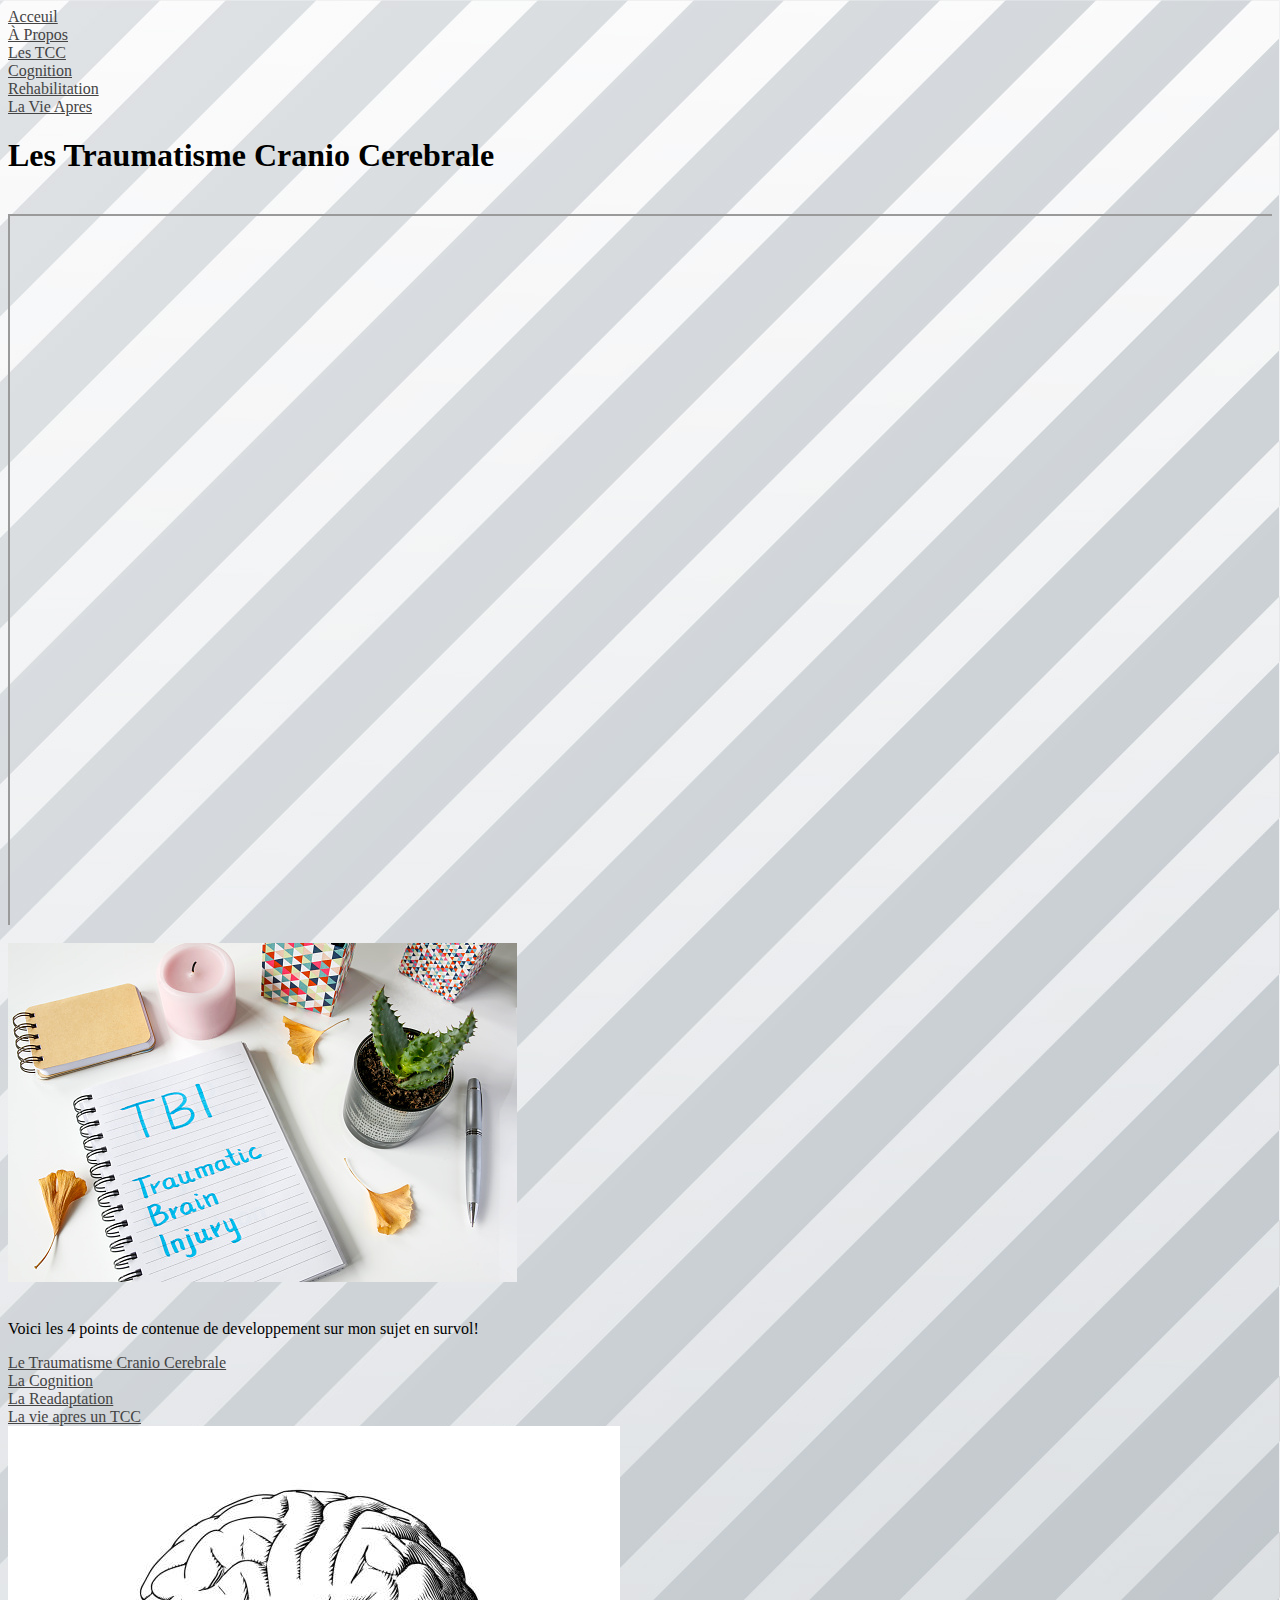
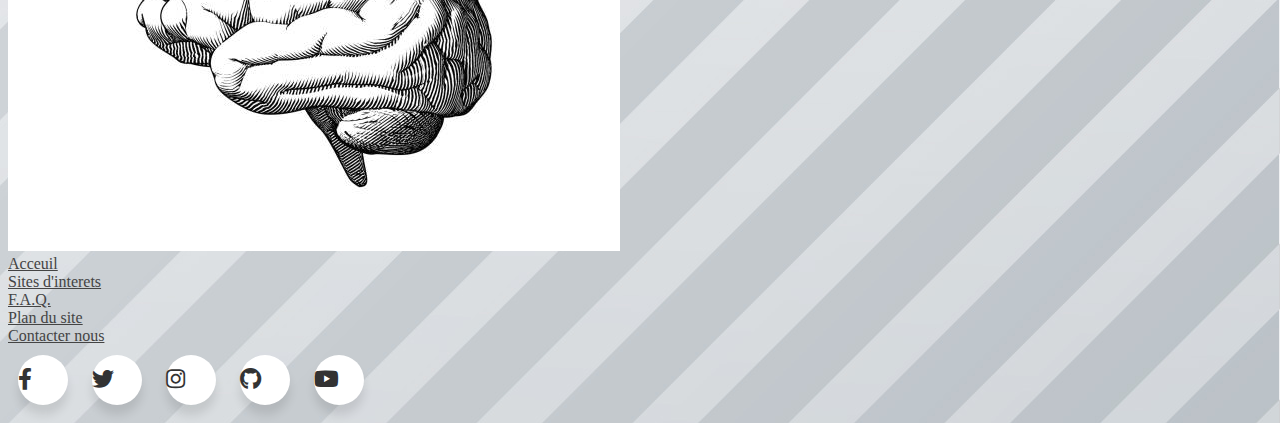
<file: index.html>
<!DOCTYPE html>
<html lang="fr">
    <head>
        <meta charset="UTF-8">
        <meta http-equiv="X-UA-Compatible" content="IE=edge">
        <meta name="viewport" content="width=device-width, initial-scale=1.0">
        <title>Les Traumatisme Cranien</title>
        <link rel="stylesheet" href="./main.css">
        <link href="https://cdn.jsdelivr.net/npm/bootstrap@5.0.2/dist/css/bootstrap.min.css" rel="stylesheet" integrity="sha384-EVSTQN3/azprG1Anm3QDgpJLIm9Nao0Yz1ztcQTwFspd3yD65VohhpuuCOmLASjC" crossorigin="anonymous">
        <link rel='stylesheet' href='https://cdnjs.cloudflare.com/ajax/libs/font-awesome/5.15.1/css/all.min.css'>
    </head>
    <body>
    
        <header class="container-fluid mt-3">
            <ul class="nav nav-pills">
                <li class="nav-item"><a class="nav-link active" href="#">Acceuil</a></li>
                <li class="nav-item"><a class="nav-link" href="Apropos.html">À Propos</a></li>
                <li class="nav-item"><a class="nav-link" href="LesTcc.html">Les TCC</a></li>
                <li class="nav-item"><a class="nav-link" href="Cognition.html">Cognition</a></li>
                <li class="nav-item"><a class="nav-link" href="Rehabilitation.html">Rehabilitation</a></li>
                <li class="nav-item"><a class="nav-link" href="LaVieApres.html">La Vie Apres</a></li>
            </ul>
        </header>


       
        <div class= "container-fluid">
            <div class="container-fluid">
                <h1>    Les Traumatisme Cranio Cerebrale</h1>
                <br>
                <!-- <div class="hero-cta"> -->
                    <!-- <iframe width="1000" height="600" src="https://www.youtube.com/embed/kCaTdRNnHC4" title="YouTube video player" frameborder="0" allow="accelerometer; autoplay; clipboard-write; encrypted-media; gyroscope; picture-in-picture" allowfullscreen></iframe> -->
                
                    <style>.embed-container { position: relative; padding-bottom: 56.25%; height: 0; overflow: hidden; max-width: 100%; } .embed-container iframe, .embed-container object, .embed-container embed { position: absolute; top: 0; left: 0; width: 100%; height: 100%; }</style>
                <div class="row">
                    <div class="col-sm-6">
                        <div class='embed-container'><style>.embed-container { position: relative; padding-bottom: 56.25%; height: 0; overflow: hidden; max-width: 100%; } .embed-container iframe, .embed-container object, .embed-container embed { position: absolute; top: 0; left: 0; width: 100%; height: 100%; }</style><div class='embed-container'><iframe src='https://www.youtube.com/embed//kCaTdRNnHC4' allowfullscreen></iframe></div>
                            <p>Les Traumatisme Crânien, une blessure sournoise!</p>
                        </div>
                    <br>
                    </div>
                <img src="images/TBI.jpg" class="img-hero" alt="image">
                </div>
            </div>
        </div>    
        <br>
    
        <div class="container-fluid">
            <p>Voici les 4 points de contenue de developpement sur mon sujet en survol!</p>
            <ul>
                <li><a href="LesTcc.html">Le Traumatisme Cranio Cerebrale </a></li>
                <li><a href="Cognition.html">La Cognition </a> </li>
                <li><a href="Rehabilitation.html">La Readaptation </a></li>
                <li><a href="LaVieApres.html">La vie apres un TCC </a></li>
            </ul>
            <div class="container align-items-center">
                       <img src="images/BrainBW.jpg" alt="images d'un cerveau">
     
            </div>
            <!-- <div class="container container-fluid">

            </div> -->
        </div>
    


        <footer>
            <ul class="nav">
                <li class="nav-item"><a class="nav-link" href="#">Acceuil</a></li>
                <li class="nav-item"><a class="nav-link" href="SiteInteret.html">Sites d'interets</a></li>
                <li class="nav-item"><a class="nav-link" href="FAQ.html">F.A.Q.</a></li>
                <li class="nav-item"><a class="nav-link" href="PlanSite.html">Plan du site</a></li>
                <li class="nav-item"><a class="nav-link" href="Contact.html">Contacter nous</a></li>
            </ul>
            <div class="wrapper">
                <a href="https://facebook.com" class="icon facebook">
                  <div class="tooltip">Facebook</div>
                  <span><i class="fab fa-facebook-f"></i></span>
                </a>
                <a href="https://twitter.com" class="icon twitter">
                  <div class="tooltip">Twitter</div>
                  <span><i class="fab fa-twitter"></i></span>
                </a>
                <a href="https://iinstagram.com" class="icon instagram">
                  <div class="tooltip">Instagram</div>
                  <span><i class="fab fa-instagram"></i></span>
                </a>
                <a href="https://github.com" class="icon github">
                  <div class="tooltip">Github</div>
                  <span><i class="fab fa-github"></i></span>
                </a>
                <a href="https://youtube.com" class="icon youtube">
                  <div class="tooltip">Youtube</div>
                  <span><i class="fab fa-youtube"></i></span>
                </a>
              </div>
        </footer>

    </body>
</html>
</file>
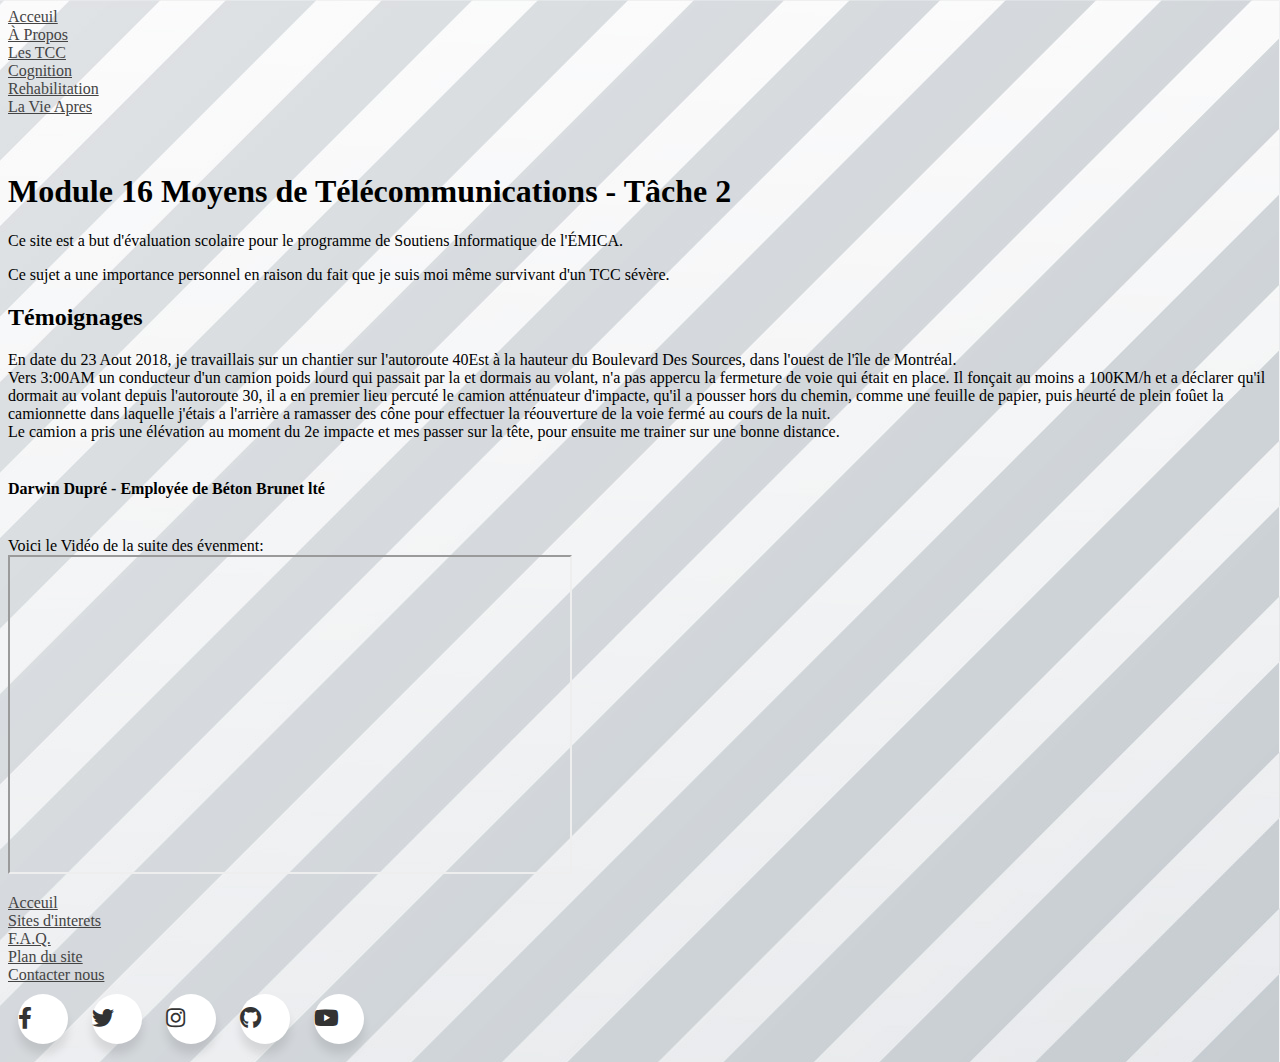
<file: Apropos.html>
<!DOCTYPE html>
<html lang="en">
    <head>
        <meta charset="UTF-8">
        <meta http-equiv="X-UA-Compatible" content="IE=edge">
        <meta name="viewport" content="width=device-width, initial-scale=1.0">
        <title>A Propos</title>
        <link rel="stylesheet" href="./main.css">
        <link href="https://cdn.jsdelivr.net/npm/bootstrap@5.0.2/dist/css/bootstrap.min.css" rel="stylesheet" integrity="sha384-EVSTQN3/azprG1Anm3QDgpJLIm9Nao0Yz1ztcQTwFspd3yD65VohhpuuCOmLASjC" crossorigin="anonymous">
        <link rel='stylesheet' href='https://cdnjs.cloudflare.com/ajax/libs/font-awesome/5.15.1/css/all.min.css'>

    </head>
    <body>
    
        <header class="container-fluid mt-3">
            <ul class="nav nav-pills">
                <li class="nav-item"><a class="nav-link" href="index.html">Acceuil</a></li>
                <li class="nav-item"><a class="nav-link active" href="Apropos.html">À Propos</a></li>
                <li class="nav-item"><a class="nav-link" href="LesTcc.html">Les TCC</a></li>
                <li class="nav-item"><a class="nav-link" href="Cognition.html">Cognition</a></li>
                <li class="nav-item"><a class="nav-link" href="Rehabilitation.html">Rehabilitation</a></li>
                <li class="nav-item"><a class="nav-link" href="LaVieApres.html">La Vie Apres</a></li>
            </ul>
        </header>

        <div class="container align-items-center">
            <br>
            <br>
            <h1>Module 16 Moyens de Télécommunications - Tâche 2</h1>
            <p>
               Ce site est a but d'évaluation scolaire pour le programme de Soutiens Informatique de l'ÉMICA.
            </p>
          <p>
            Ce sujet a une importance personnel en raison du fait que je suis moi même survivant d'un TCC sévère.
          </p>
          <h2>Témoignages</h2>
          <p>
            En date du 23 Aout 2018, je travaillais sur un chantier sur l'autoroute 40Est à la hauteur du Boulevard Des Sources, dans l'ouest de l'île de Montréal.<br>
            Vers 3:00AM un conducteur d'un camion poids lourd qui passait par la et dormais au volant, n'a pas appercu la fermeture de voie qui était en place. Il fonçait au moins a 100KM/h et a déclarer qu'il dormait au volant depuis l'autoroute 30, il a en premier lieu percuté le camion atténuateur d'impacte, qu'il a pousser hors du chemin, comme une feuille de papier, puis heurté de plein foûet la camionnette dans laquelle j'étais a l'arrière a ramasser des cône pour effectuer la réouverture de la voie fermé au cours de la nuit. <br>
            Le camion a pris une élévation au moment du 2e impacte et mes passer sur la tête, pour ensuite me trainer sur une bonne distance. <br>
           <br>
           <h4>Darwin Dupré - Employée de Béton Brunet lté</h4>
           <br>
           Voici le Vidéo de la suite des évenment: 
           <br>
            <iframe width="560" height="315" src="https://www.youtube.com/embed/oPjqCEK7qMo" title="La Video de mon Accident" allow="accelerometer; autoplay; clipboard-write; encrypted-media; gyroscope; picture-in-picture" allowfullscreen></iframe>
          </p>
      
        </div>
       
       
     
    


        <footer>
            <ul class="nav">
                <li class="nav-item"><a class="nav-link" href="index.html">Acceuil</a></li>
                <li class="nav-item"><a class="nav-link" href="SiteInteret.html">Sites d'interets</a></li>
                <li class="nav-item"><a class="nav-link" href="FAQ.html">F.A.Q.</a></li>
                <li class="nav-item"><a class="nav-link" href="PlanSite.html">Plan du site</a></li>
                <li class="nav-item"><a class="nav-link" href="Contact.html">Contacter nous</a></li>
            </ul>
            <div class="wrapper">
              <a href="https://facebook.com" class="icon facebook">
                <div class="tooltip">Facebook</div>
                <span><i class="fab fa-facebook-f"></i></span>
              </a>
              <a href="https://twitter.com" class="icon twitter">
                <div class="tooltip">Twitter</div>
                <span><i class="fab fa-twitter"></i></span>
              </a>
              <a href="https://iinstagram.com" class="icon instagram">
                <div class="tooltip">Instagram</div>
                <span><i class="fab fa-instagram"></i></span>
              </a>
              <a href="https://github.com" class="icon github">
                <div class="tooltip">Github</div>
                <span><i class="fab fa-github"></i></span>
              </a>
              <a href="https://youtube.com" class="icon youtube">
                <div class="tooltip">Youtube</div>
                <span><i class="fab fa-youtube"></i></span>
              </a>
            </div>
        </footer>

    </body>
</html>
</file>
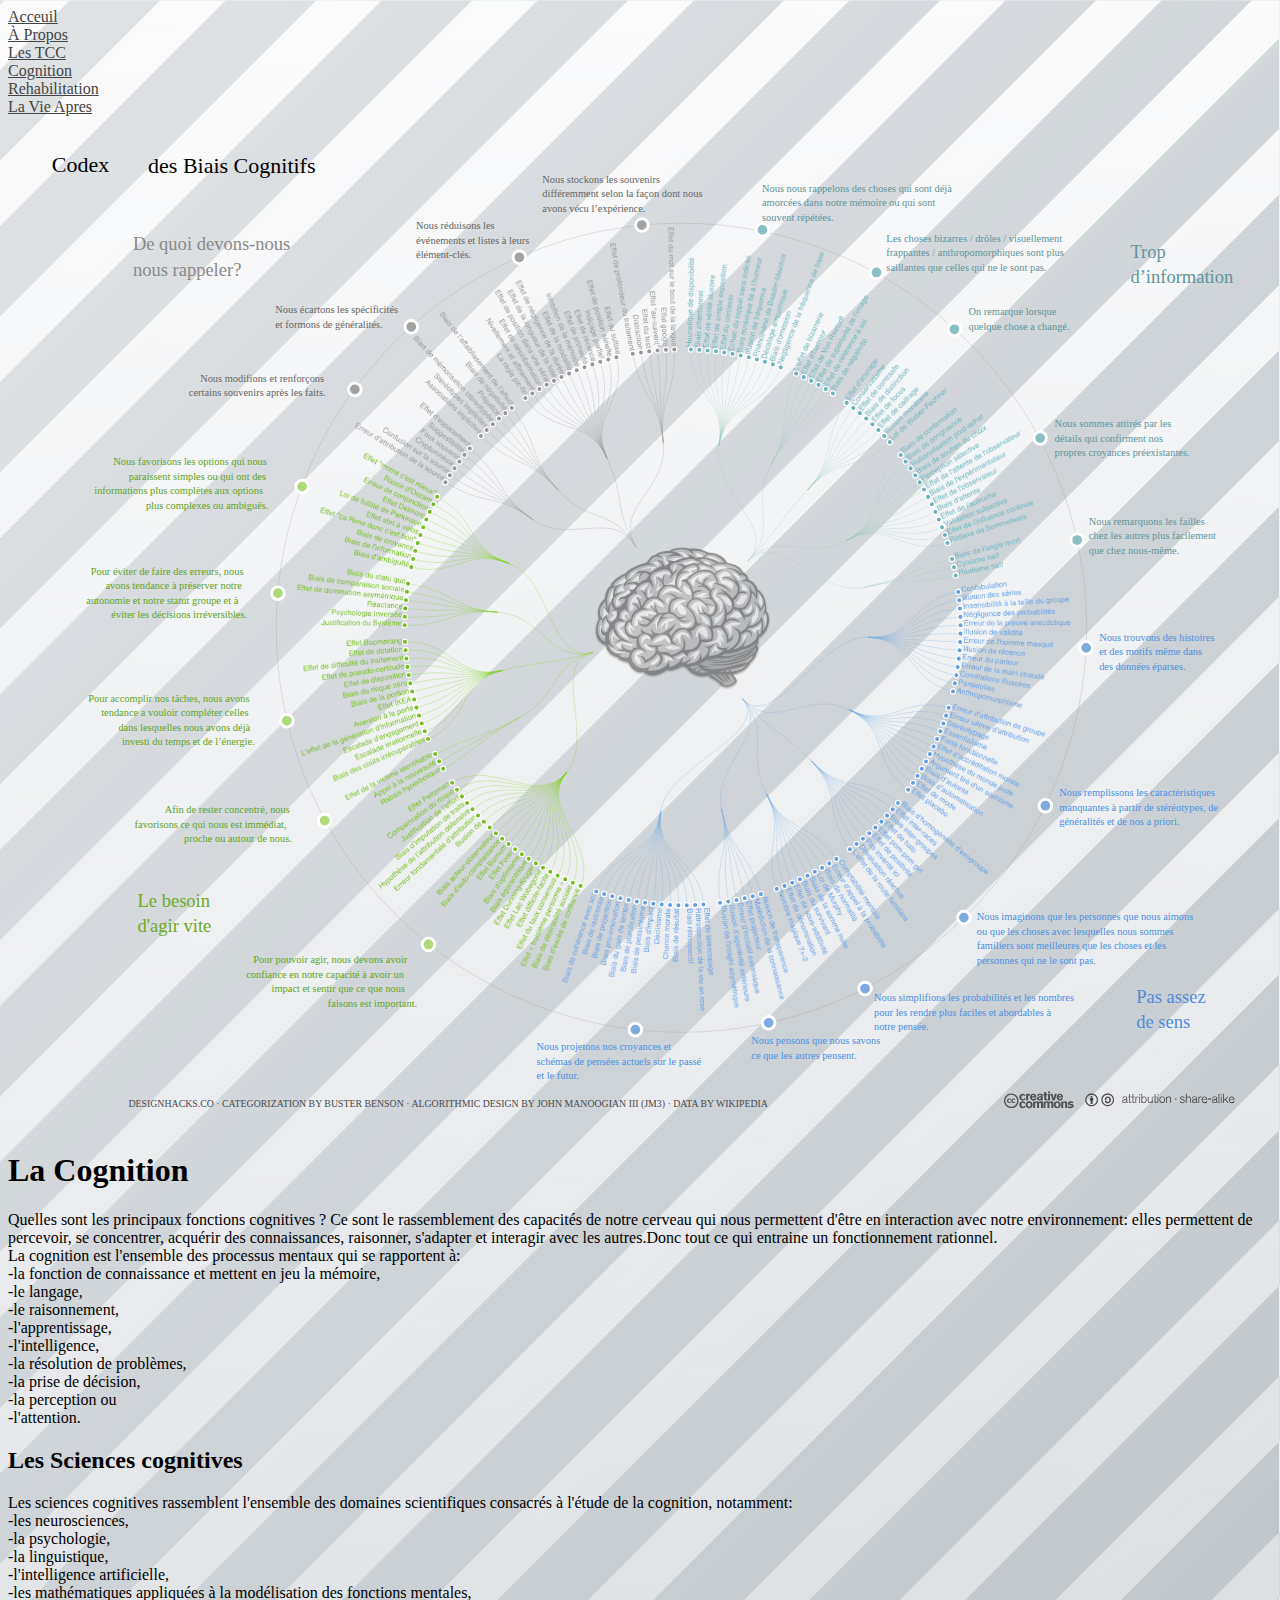
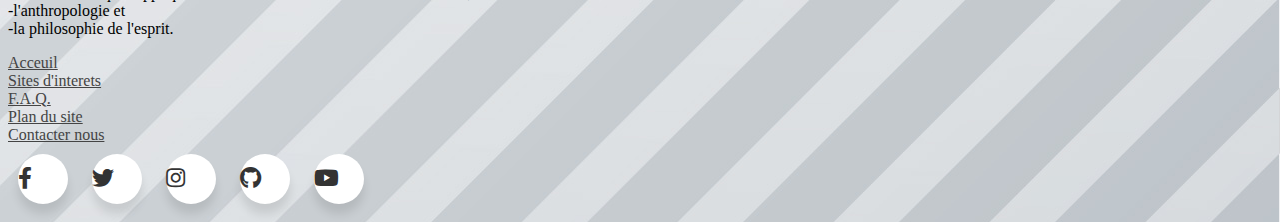
<file: Cognition.html>
<!DOCTYPE html>
<html lang="en">
    <head>
        <meta charset="UTF-8">
        <meta http-equiv="X-UA-Compatible" content="IE=edge">
        <meta name="viewport" content="width=device-width, initial-scale=1.0">
        <title>Les Traumatisme Cranien/Cognition</title>
        <link rel="stylesheet" href="./main.css">
        <link href="https://cdn.jsdelivr.net/npm/bootstrap@5.0.2/dist/css/bootstrap.min.css" rel="stylesheet" integrity="sha384-EVSTQN3/azprG1Anm3QDgpJLIm9Nao0Yz1ztcQTwFspd3yD65VohhpuuCOmLASjC" crossorigin="anonymous">
        <link rel='stylesheet' href='https://cdnjs.cloudflare.com/ajax/libs/font-awesome/5.15.1/css/all.min.css'>

    </head>
    <body>
    
        <header class="container-fluid mt-3">
            <ul class="nav nav-pills">
                <li class="nav-item"><a class="nav-link" href="index.html">Acceuil</a></li>
                <li class="nav-item"><a class="nav-link" href="Apropos.html">À Propos</a></li>
                <li class="nav-item"><a class="nav-link" href="LesTcc.html">Les TCC</a></li>
                <li class="nav-item"><a class="nav-link active" href="#">Cognition</a></li>
                <li class="nav-item"><a class="nav-link" href="Rehabilitation.html">Rehabilitation</a></li>
                <li class="nav-item"><a class="nav-link" href="LaVieApres.html">La Vie Apres</a></li>
            </ul>
        </header>

        <div class="container align-items-center">
           
               <a href="./images/cognition.png" target="_blank"><img src="./images/cognition.svg" class="image-hero" alt="Cognition"></a>
        
            <br> 
            <h1>La Cognition</h1>
            <p>
                Quelles sont les principaux fonctions cognitives ?
                Ce sont le rassemblement des capacités de notre cerveau qui nous permettent d'être en interaction avec notre environnement: 
                elles permettent de percevoir, se concentrer, acquérir des connaissances, raisonner, s'adapter et interagir avec les autres.Donc tout ce qui entraine un fonctionnement rationnel.
                <br>
                La cognition est l'ensemble des processus mentaux qui se rapportent à:
                <br>
                -la fonction de connaissance et mettent en jeu la mémoire,
                <br>
                -le langage, 
                <br>
                -le raisonnement, 
                <br>
                -l'apprentissage, 
                <br>
                -l'intelligence, 
                <br>
                -la résolution de problèmes, 
                <br>
                -la prise de décision, 
                <br>
                -la perception ou 
                <br>
                -l'attention.
             </p>
             <h2>
                 Les Sciences cognitives
             </h2>
             <p>
                Les sciences cognitives rassemblent l'ensemble des domaines scientifiques consacrés à l'étude de la cognition, notamment: 
                <br>
                -les neurosciences, 
                <br>
                -la psychologie, 
                <br>
                -la linguistique, 
                <br>
                -l'intelligence artificielle, 
                <br>
                -les mathématiques appliquées à la modélisation des fonctions mentales, 
                <br>
                -l'anthropologie et 
                <br>
                -la philosophie de l'esprit.
             </p>
        </div>
       
       
     
    


        <footer>
            <ul class="nav">
                <li class="nav-item"><a class="nav-link" href="#">Acceuil</a></li>
                <li class="nav-item"><a class="nav-link" href="SiteInteret.html">Sites d'interets</a></li>
                <li class="nav-item"><a class="nav-link" href="FAQ.html">F.A.Q.</a></li>
                <li class="nav-item"><a class="nav-link" href="PlanSite.html">Plan du site</a></li>
                <li class="nav-item"><a class="nav-link" href="Contact.html">Contacter nous</a></li>
            </ul>
            <div class="wrapper">
              <a href="https://facebook.com" class="icon facebook">
                <div class="tooltip">Facebook</div>
                <span><i class="fab fa-facebook-f"></i></span>
              </a>
              <a href="https://twitter.com" class="icon twitter">
                <div class="tooltip">Twitter</div>
                <span><i class="fab fa-twitter"></i></span>
              </a>
              <a href="https://iinstagram.com" class="icon instagram">
                <div class="tooltip">Instagram</div>
                <span><i class="fab fa-instagram"></i></span>
              </a>
              <a href="https://github.com" class="icon github">
                <div class="tooltip">Github</div>
                <span><i class="fab fa-github"></i></span>
              </a>
              <a href="https://youtube.com" class="icon youtube">
                <div class="tooltip">Youtube</div>
                <span><i class="fab fa-youtube"></i></span>
              </a>
            </div>
        </footer>

    </body>
</html>
</file>
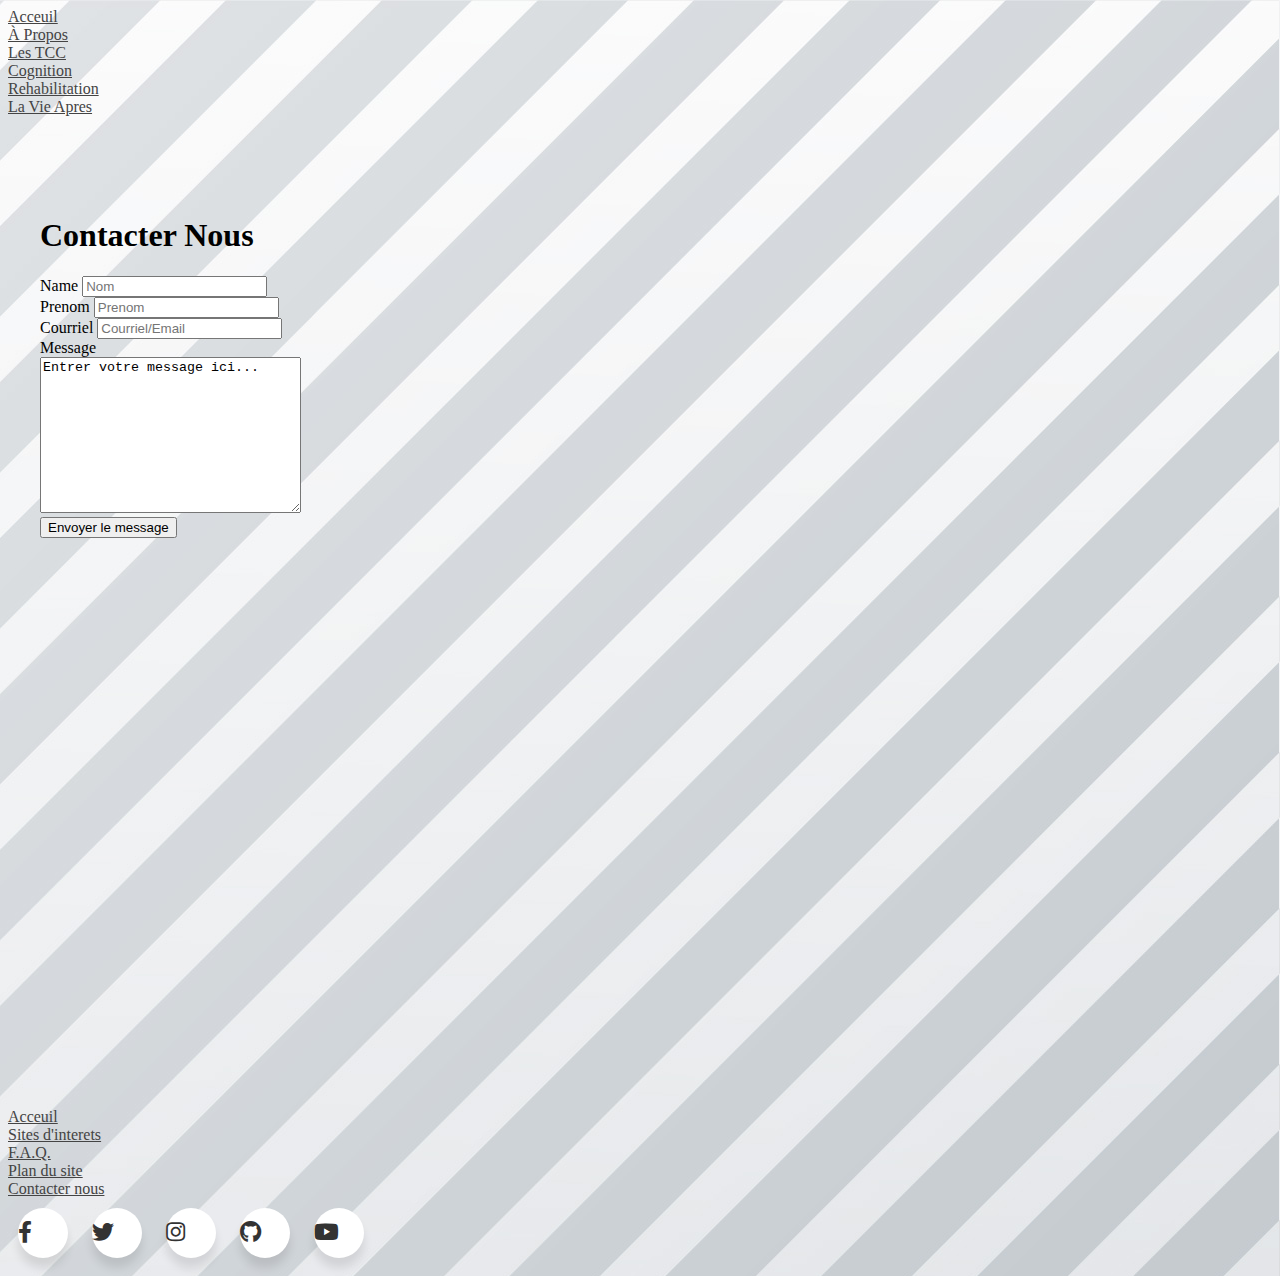
<file: Contact.html>
<!DOCTYPE html>
<html lang="en">
    <head>
        <meta charset="UTF-8">
        <meta http-equiv="X-UA-Compatible" content="IE=edge">
        <meta name="viewport" content="width=device-width, initial-scale=1.0">
        <title>Les Traumatisme Cranien</title>
        <link rel="stylesheet" href="./main.css">
        <link href="https://cdn.jsdelivr.net/npm/bootstrap@5.0.2/dist/css/bootstrap.min.css" rel="stylesheet" integrity="sha384-EVSTQN3/azprG1Anm3QDgpJLIm9Nao0Yz1ztcQTwFspd3yD65VohhpuuCOmLASjC" crossorigin="anonymous">
        <link rel='stylesheet' href='https://cdnjs.cloudflare.com/ajax/libs/font-awesome/5.15.1/css/all.min.css'>

    </head>
    <body>
    
        <header class="container-fluid mt-3">
            <ul class="nav nav-pills">
                <li class="nav-item"><a class="nav-link active" href="#">Acceuil</a></li>
                <li class="nav-item"><a class="nav-link" href="Apropos.html">À Propos</a></li>
                <li class="nav-item"><a class="nav-link" href="LesTcc.html">Les TCC</a></li>
                <li class="nav-item"><a class="nav-link" href="Cognition.html">Cognition</a></li>
                <li class="nav-item"><a class="nav-link" href="Rehabilitation.html">Rehabilitation</a></li>
                <li class="nav-item"><a class="nav-link" href="LaVieApres.html">La Vie Apres</a></li>
            </ul>
        </header>


       

<section class="contact-section">
    <div class="container">
        <div class="contact-center">
            <h1>Contacter Nous</h1>
            <form action="/Data_page.php" method="get">
                <label for="name">Name</label>
                <input type="text"  id="name"   name="name" placeholder="Nom">
                <br>
                <label for="Prenom">Prenom</label>
                <input type="text"  id="Prenom"   name="Prenom" placeholder="Prenom">
                <br>
                <label for="courriel">Courriel</label>
                <input type="email"  id="courriel"   name="courriel" placeholder="Courriel/Email">
                <br>
                <label for="message">Message</label>
                <br>
                <textarea name="message" id="message" cols="30" rows="10">Entrer votre message ici...</textarea>
                <br>
                <input type="submit"    class="envoyer-message-cta" value="Envoyer le message">
                <br>
            </form>
        </div>
        <br>
        <br>
        <div class="contact-right">
            <iframe src="https://www.google.com/maps/embed?pb=!1m18!1m12!1m3!1d2793.7411694711905!2d-73.58398508476046!3d45.5555320791022!2m3!1f0!2f0!3f0!3m2!1i1024!2i768!4f13.1!3m3!1m2!1s0x4cc91954a0afc12f%3A0x8bc29de014adc62d!2sEMICA%20-%20Annexe!5e0!3m2!1sen!2sca!4v1653602955842!5m2!1sen!2sca" width="600" height="450" style="border:0;" allowfullscreen="" loading="lazy" referrerpolicy="no-referrer-when-downgrade"></iframe>
        </div>
    </div>
</section>
    


        <footer>
            <ul class="nav">
                <li class="nav-item"><a class="nav-link" href="#">Acceuil</a></li>
                <li class="nav-item"><a class="nav-link" href="SiteInteret.html">Sites d'interets</a></li>
                <li class="nav-item"><a class="nav-link" href="FAQ.html">F.A.Q.</a></li>
                <li class="nav-item"><a class="nav-link" href="PlanSite.html">Plan du site</a></li>
                <li class="nav-item"><a class="nav-link active" href="Contact.html">Contacter nous</a></li>
            </ul>
            <div class="wrapper">
                <a href="https://facebook.com" class="icon facebook">
                  <div class="tooltip">Facebook</div>
                  <span><i class="fab fa-facebook-f"></i></span>
                </a>
                <a href="https://twitter.com" class="icon twitter">
                  <div class="tooltip">Twitter</div>
                  <span><i class="fab fa-twitter"></i></span>
                </a>
                <a href="https://iinstagram.com" class="icon instagram">
                  <div class="tooltip">Instagram</div>
                  <span><i class="fab fa-instagram"></i></span>
                </a>
                <a href="https://github.com" class="icon github">
                  <div class="tooltip">Github</div>
                  <span><i class="fab fa-github"></i></span>
                </a>
                <a href="https://youtube.com" class="icon youtube">
                  <div class="tooltip">Youtube</div>
                  <span><i class="fab fa-youtube"></i></span>
                </a>
              </div>
        </footer>

    </body>
</html>
</file>
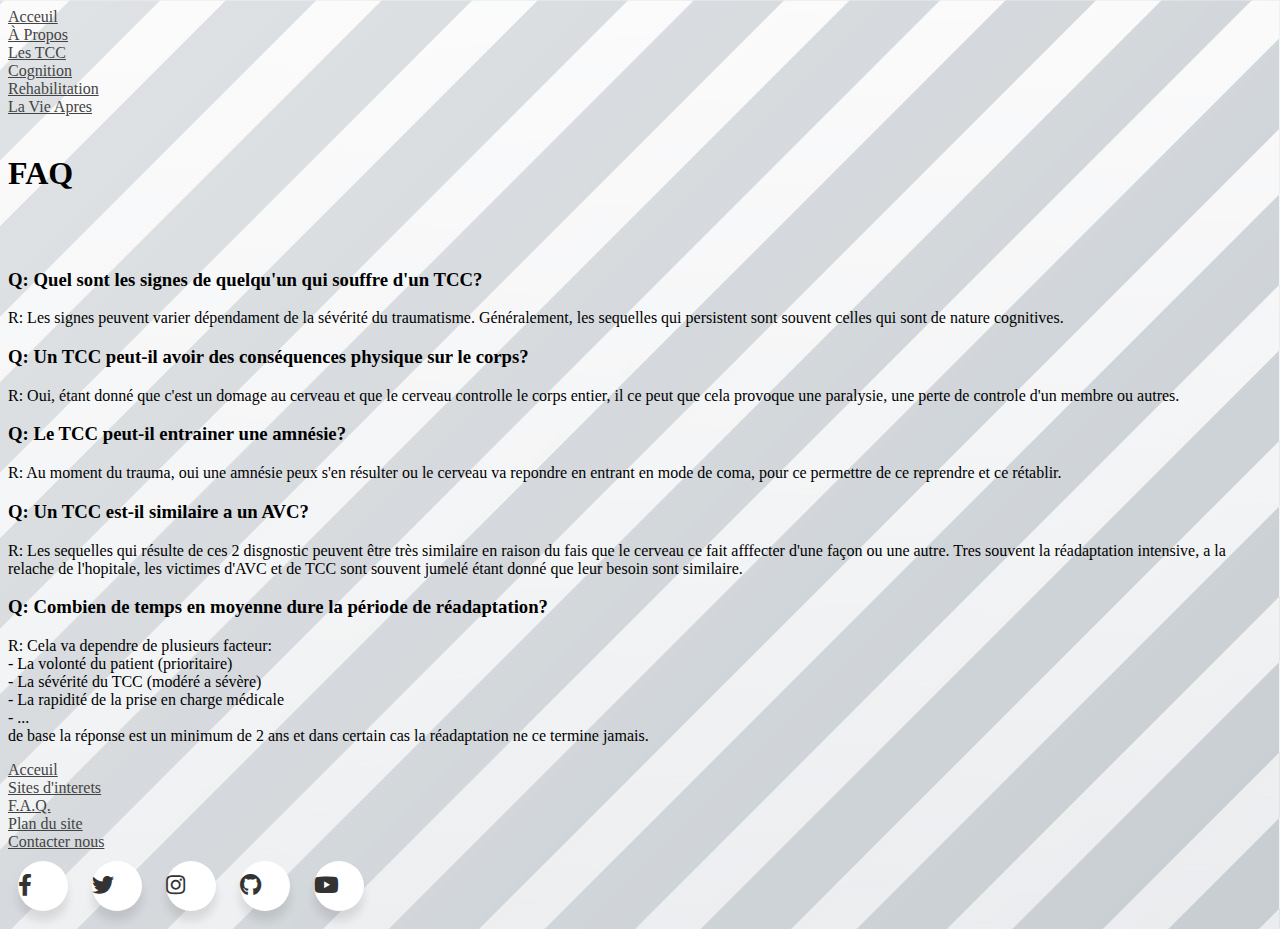
<file: FAQ.html>
<!DOCTYPE html>
<html lang="fr">
    <head>
        <meta charset="UTF-8">
        <meta http-equiv="X-UA-Compatible" content="IE=edge">
        <meta name="viewport" content="width=device-width, initial-scale=1.0">
        <title>Les Traumatisme Cranien/FAQ</title>
        <link rel="stylesheet" href="./main.css">
        <link href="https://cdn.jsdelivr.net/npm/bootstrap@5.0.2/dist/css/bootstrap.min.css" rel="stylesheet" integrity="sha384-EVSTQN3/azprG1Anm3QDgpJLIm9Nao0Yz1ztcQTwFspd3yD65VohhpuuCOmLASjC" crossorigin="anonymous">
        <link rel='stylesheet' href='https://cdnjs.cloudflare.com/ajax/libs/font-awesome/5.15.1/css/all.min.css'>

    </head>
    <body>
    
        <header class="container-fluid mt-3">
            <ul class="nav nav-pills">
                <li class="nav-item"><a class="nav-link" href="index.html">Acceuil</a></li>
                <li class="nav-item"><a class="nav-link" href="Apropos.html">À Propos</a></li>
                <li class="nav-item"><a class="nav-link" href="LesTcc.html">Les TCC</a></li>
                <li class="nav-item"><a class="nav-link" href="Cognition.html">Cognition</a></li>
                <li class="nav-item"><a class="nav-link" href="Rehabilitation.html">Rehabilitation</a></li>
                <li class="nav-item"><a class="nav-link" href="LaVieApres.html">La Vie Apres</a></li>
            </ul>
        </header>

        <div class="container align-items-center">
           <br>
            <h1>FAQ</h1>
           <br>
            <br> 
            <h3>Q: Quel sont les signes de quelqu'un qui souffre d'un TCC?</h3>
            <p> R: Les signes peuvent varier dépendament de la sévérité du traumatisme. Généralement, les sequelles qui persistent sont souvent celles qui sont de nature cognitives.
             </p>
             <h3>Q: Un TCC peut-il avoir des conséquences physique sur le corps?</h3>
             <p>R: Oui, étant donné que c'est un domage au cerveau et que le cerveau controlle le corps entier, il ce peut que cela provoque une paralysie, une perte de controle d'un membre ou autres.
             </p>
             <h3>Q: Le TCC peut-il entrainer une amnésie?</h3>
             <p>R: Au moment du trauma, oui une amnésie peux s'en résulter ou le cerveau va repondre en entrant en mode de coma, pour ce permettre de ce reprendre et ce rétablir.
            </p>   
            <h3>Q: Un TCC est-il similaire a un AVC?</h3>          
            <p>R: Les sequelles qui résulte de ces 2 disgnostic peuvent être très similaire en raison du fais que le cerveau ce fait afffecter d'une façon ou une autre. Tres souvent la réadaptation intensive, a la relache de l'hopitale, les victimes d'AVC et de TCC sont souvent jumelé étant donné que leur besoin sont similaire.
            </p> 
            <h3>Q: Combien de temps en moyenne dure la période de réadaptation?</h3>
            <p>R: Cela va dependre de plusieurs facteur: <br>
                - La volonté du patient (prioritaire) <br>
                - La sévérité du TCC (modéré a sévère) <br>
                - La rapidité de la prise en charge médicale <br>
                - ... <br>
                de base la réponse est un minimum de 2 ans et dans certain cas la réadaptation ne ce termine jamais.
            </p>
        </div>
       
       
     
    


        <footer>
            <ul class="nav">
                <li class="nav-item"><a class="nav-link" href="index.html">Acceuil</a></li>
                <li class="nav-item"><a class="nav-link" href="SiteInteret.html">Sites d'interets</a></li>
                <li class="nav-item"><a class="nav-link active" href="#">F.A.Q.</a></li>
                <li class="nav-item"><a class="nav-link" href="PlanSite.html">Plan du site</a></li>
                <li class="nav-item"><a class="nav-link" href="Contact.html">Contacter nous</a></li>
            </ul>
            <div class="wrapper">
              <a href="https://facebook.com" class="icon facebook">
                <div class="tooltip">Facebook</div>
                <span><i class="fab fa-facebook-f"></i></span>
              </a>
              <a href="https://twitter.com" class="icon twitter">
                <div class="tooltip">Twitter</div>
                <span><i class="fab fa-twitter"></i></span>
              </a>
              <a href="https://iinstagram.com" class="icon instagram">
                <div class="tooltip">Instagram</div>
                <span><i class="fab fa-instagram"></i></span>
              </a>
              <a href="https://github.com" class="icon github">
                <div class="tooltip">Github</div>
                <span><i class="fab fa-github"></i></span>
              </a>
              <a href="https://youtube.com" class="icon youtube">
                <div class="tooltip">Youtube</div>
                <span><i class="fab fa-youtube"></i></span>
              </a>
            </div>
        </footer>

    </body>
</html>
</file>
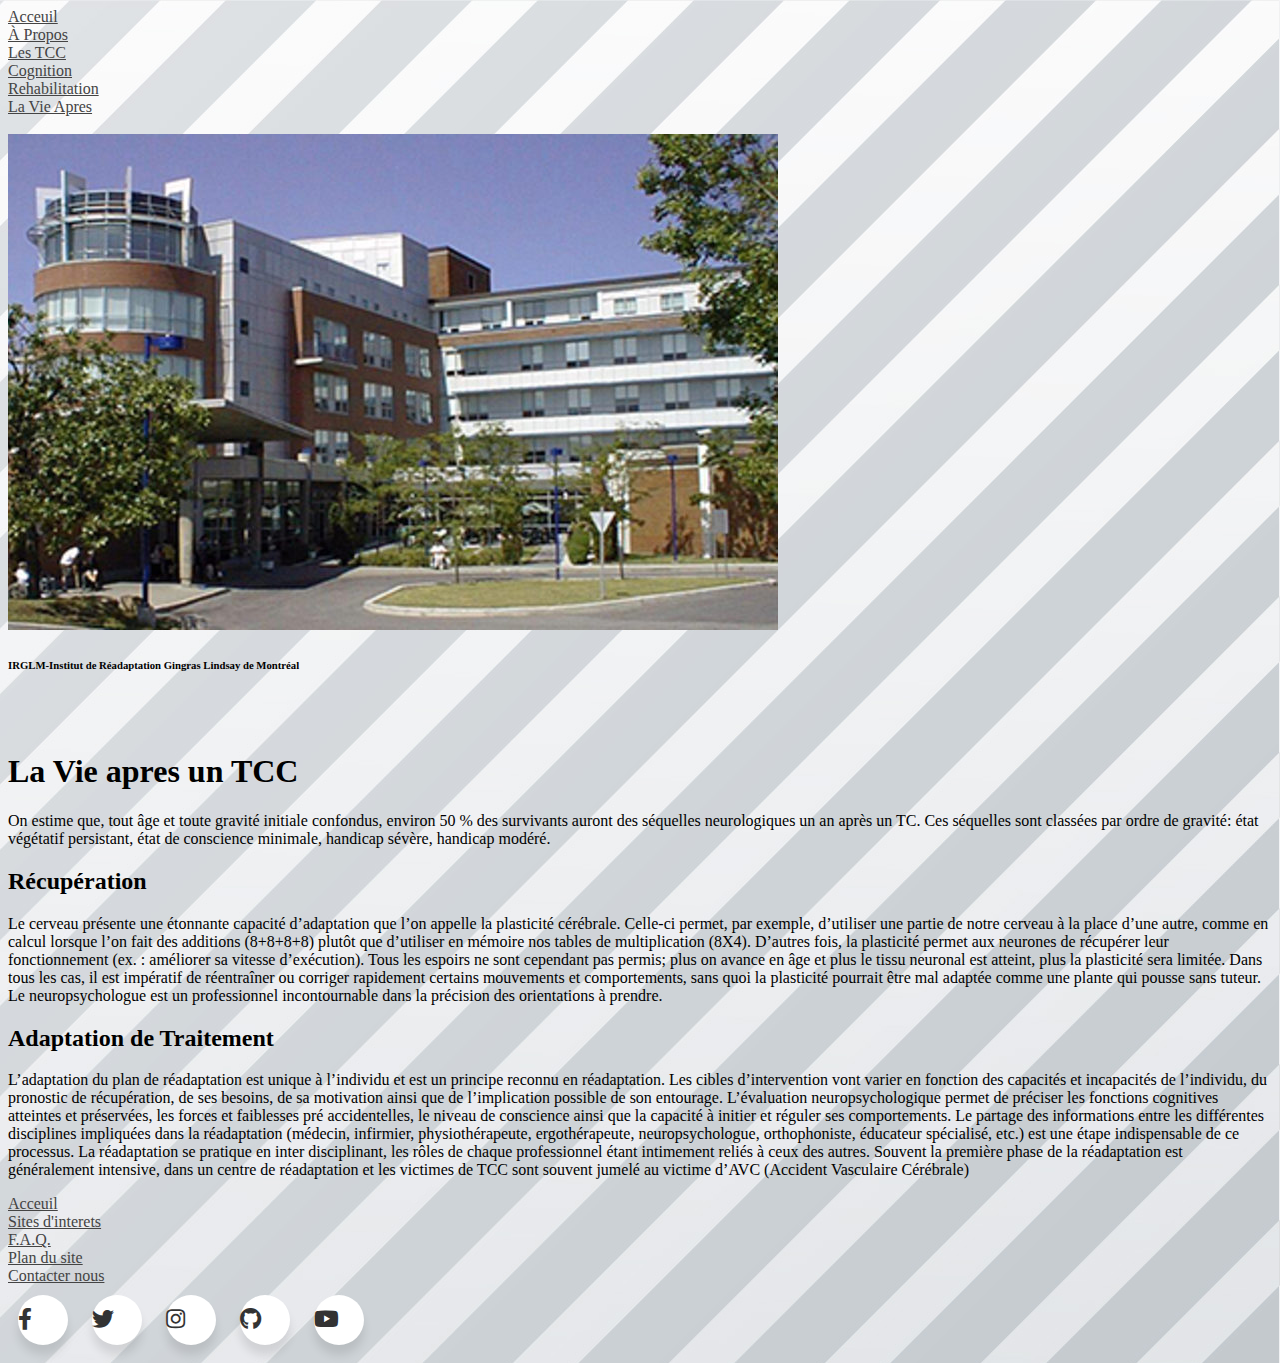
<file: LaVieApres.html>
<!DOCTYPE html>
<html lang="fr">
    <head>
        <meta charset="UTF-8">
        <meta http-equiv="X-UA-Compatible" content="IE=edge">
        <meta name="viewport" content="width=device-width, initial-scale=1.0">
        <title>Les Traumatisme Cranien</title>
        <link rel="stylesheet" href="./main.css">
        <link href="https://cdn.jsdelivr.net/npm/bootstrap@5.0.2/dist/css/bootstrap.min.css" rel="stylesheet" integrity="sha384-EVSTQN3/azprG1Anm3QDgpJLIm9Nao0Yz1ztcQTwFspd3yD65VohhpuuCOmLASjC" crossorigin="anonymous">
        <link rel='stylesheet' href='https://cdnjs.cloudflare.com/ajax/libs/font-awesome/5.15.1/css/all.min.css'>

    </head>
    <body>
    
        <header class="container-fluid mt-3">
            <ul class="nav nav-pills">
                <li class="nav-item"><a class="nav-link" href="index.html">Acceuil</a></li>
                <li class="nav-item"><a class="nav-link" href="Apropos.html">À Propos</a></li>
                <li class="nav-item"><a class="nav-link" href="LesTcc.html">Les TCC</a></li>
                <li class="nav-item"><a class="nav-link" href="Cognition.html">Cognition</a></li>
                <li class="nav-item"><a class="nav-link" href="Rehabilitation.html">Rehabilitation</a></li>
                <li class="nav-item"><a class="nav-link active" href="#">La Vie Apres</a></li>
            </ul>
        </header>

        <div class="container align-items-center">
           <br>
            <img src="./images/irglm.jpg" class="image-hero" alt="Readaptation">
            <h6>IRGLM-Institut de Réadaptation Gingras Lindsay de Montréal</h6>
            <br>
            <br> 
            <h1>La Vie apres un TCC</h1>
            <p>
                On estime que, tout âge et toute gravité initiale confondus, environ 50 % des survivants auront des séquelles neurologiques un an après un TC. Ces séquelles sont classées par ordre de gravité: état végétatif persistant, état de conscience minimale, handicap sévère, handicap modéré.
             </p>
             <h2>Récupération</h2>
             <p>
                Le cerveau présente une étonnante capacité d’adaptation que l’on appelle la plasticité cérébrale. Celle-ci permet, par exemple, d’utiliser une partie de notre cerveau à la place d’une autre, comme en calcul lorsque l’on fait des additions (8+8+8+8) plutôt que d’utiliser en mémoire nos tables de multiplication (8X4). D’autres fois, la plasticité permet aux neurones de récupérer leur fonctionnement (ex. : améliorer sa vitesse d’exécution). Tous les espoirs ne sont cependant pas permis; plus on avance en âge et plus le tissu neuronal est atteint, plus la plasticité sera limitée. Dans tous les cas, il est impératif de réentraîner ou corriger rapidement certains mouvements et comportements, sans quoi la plasticité pourrait être mal adaptée comme une plante qui pousse sans tuteur. Le neuropsychologue est un professionnel incontournable dans la précision des orientations à prendre.
             </p>
             <h2>
                 Adaptation de Traitement
             </h2>
             <p>
                L’adaptation du plan de réadaptation est unique à l’individu et est un principe reconnu en réadaptation. Les cibles d’intervention vont varier en fonction des capacités et incapacités de l’individu, du pronostic de récupération, de ses besoins, de sa motivation ainsi que de l’implication possible de son entourage. L’évaluation neuropsychologique permet de préciser les fonctions cognitives atteintes et préservées, les forces et faiblesses pré accidentelles, le niveau de conscience ainsi que la capacité à initier et réguler ses comportements. Le partage des informations entre les différentes disciplines impliquées dans la réadaptation (médecin, infirmier, physiothérapeute, ergothérapeute, neuropsychologue, orthophoniste, éducateur spécialisé, etc.) est une étape indispensable de ce processus. La réadaptation se pratique en inter disciplinant, les rôles de chaque professionnel étant intimement reliés à ceux des autres. Souvent la première phase de la réadaptation est généralement intensive, dans un centre de réadaptation et les victimes de TCC sont souvent jumelé au victime d’AVC (Accident Vasculaire Cérébrale) 
            </p>               
        </div>
       
       
     
    


        <footer>
            <ul class="nav">
                <li class="nav-item"><a class="nav-link" href="index.html">Acceuil</a></li>
                <li class="nav-item"><a class="nav-link" href="SiteInteret.html">Sites d'interets</a></li>
                <li class="nav-item"><a class="nav-link" href="FAQ.html">F.A.Q.</a></li>
                <li class="nav-item"><a class="nav-link" href="PlanSite.html">Plan du site</a></li>
                <li class="nav-item"><a class="nav-link" href="Contact.html">Contacter nous</a></li>
            </ul>
            <div class="wrapper">
              <a href="https://facebook.com" class="icon facebook">
                <div class="tooltip">Facebook</div>
                <span><i class="fab fa-facebook-f"></i></span>
              </a>
              <a href="https://twitter.com" class="icon twitter">
                <div class="tooltip">Twitter</div>
                <span><i class="fab fa-twitter"></i></span>
              </a>
              <a href="https://iinstagram.com" class="icon instagram">
                <div class="tooltip">Instagram</div>
                <span><i class="fab fa-instagram"></i></span>
              </a>
              <a href="https://github.com" class="icon github">
                <div class="tooltip">Github</div>
                <span><i class="fab fa-github"></i></span>
              </a>
              <a href="https://youtube.com" class="icon youtube">
                <div class="tooltip">Youtube</div>
                <span><i class="fab fa-youtube"></i></span>
              </a>
            </div>        </footer>

    </body>
</html>
</file>
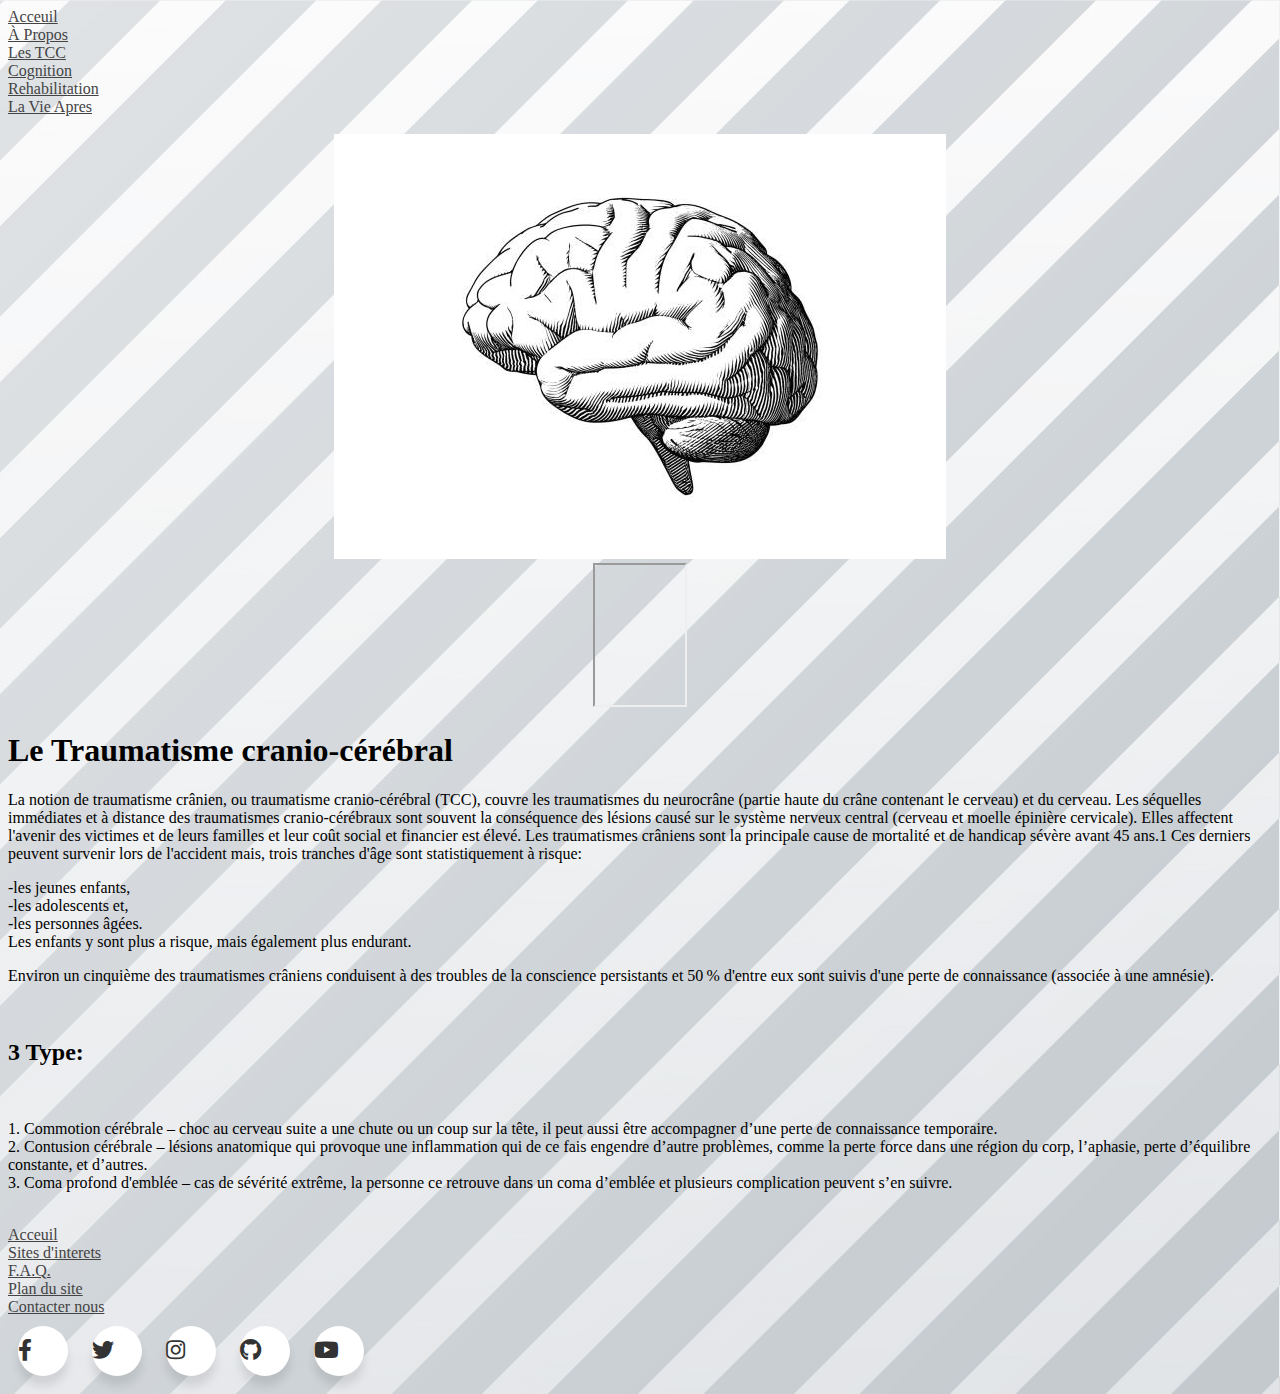
<file: LesTcc.html>
<!DOCTYPE html>
<html lang="fr">
    <head>
        <meta charset="UTF-8">
        <meta http-equiv="X-UA-Compatible" content="IE=edge">
        <meta name="viewport" content="width=device-width, initial-scale=1.0">
        <title>Le Traumatisme Cranio Cerebrale</title>
        <link rel="stylesheet" href="./main.css">
        <link href="https://cdn.jsdelivr.net/npm/bootstrap@5.0.2/dist/css/bootstrap.min.css" rel="stylesheet" integrity="sha384-EVSTQN3/azprG1Anm3QDgpJLIm9Nao0Yz1ztcQTwFspd3yD65VohhpuuCOmLASjC" crossorigin="anonymous">
        <link rel='stylesheet' href='https://cdnjs.cloudflare.com/ajax/libs/font-awesome/5.15.1/css/all.min.css'>

    </head>
    <body>
        <header class="container-fluid mt-3">
            <ul class="nav nav-pills">
                <li class="nav-item"><a class="nav-link" href="#">Acceuil</a></li>
                <li class="nav-item"><a class="nav-link" href="Apropos.html">À Propos</a></li>
                <li class="nav-item"><a class="nav-link active" href="#">Les TCC</a></li>
                <li class="nav-item"><a class="nav-link" href="Cognition.html">Cognition</a></li>
                <li class="nav-item"><a class="nav-link" href="Rehabilitation.html">Rehabilitation</a></li>
                <li class="nav-item"><a class="nav-link" href="LaVieApres.html">La Vie Apres</a></li>
            </ul>
        </header>
        <br>
        <div class="container-fluid">
          
            <div class="container align-items-center">
                <div align="center">
                    <img src="images/BrainBW.jpg" alt="images d'un cerveau">
                    <br>
                    <iframe width="90" height="140" src="https://www.myinstants.com/instant/emotional-damage-meme-74555/embed/" scrolling="no"></iframe>
                </div>
                <h1>Le Traumatisme cranio-cérébral</h1>
                       <p>
                        La notion de traumatisme crânien, ou traumatisme cranio-cérébral (TCC), couvre les traumatismes du neurocrâne (partie haute du crâne contenant le cerveau) et du cerveau. Les séquelles immédiates et à distance des traumatismes cranio-cérébraux sont souvent la conséquence des lésions causé sur le système nerveux central (cerveau et moelle épinière cervicale). Elles affectent l'avenir des victimes et de leurs familles et leur coût social et financier est élevé. Les traumatismes crâniens sont la principale cause de mortalité et de handicap sévère avant 45 ans.1
                        Ces derniers peuvent survenir lors de l'accident mais, trois tranches d'âge sont statistiquement à risque:
                            <p>
                            -les jeunes enfants,
                            <br>
                            -les adolescents et, 
                            <br>
                            -les personnes âgées. 
                            <br>
                            Les enfants y sont plus a risque, mais également plus endurant.
                            </p>
                            <p>
                            Environ un cinquième des traumatismes crâniens conduisent à des troubles de la conscience persistants et 50 % d'entre eux sont suivis d'une perte de connaissance (associée à une amnésie).                    
                            </p>
                       <br>
                       <h2>3 Type:</h2>
                       <br>
                       <p>
                        1.	 Commotion cérébrale – choc au cerveau suite a une chute ou un coup sur la tête, il peut aussi être accompagner d’une perte de connaissance temporaire.
                        <br>
                        2.	Contusion cérébrale – lésions anatomique qui provoque une inflammation qui de ce fais engendre d’autre problèmes, comme la perte force dans une région du corp, l’aphasie, perte d’équilibre constante, et d’autres.
                        <br>
                        3.	Coma profond d'emblée – cas de sévérité extrême, la personne ce retrouve dans un coma d’emblée et plusieurs complication peuvent s’en suivre.
                       </p>
                       <br>
            </div>
        
        </div>
        <footer>
            <ul class="nav">
                <li class="nav-item"><a class="nav-link" href="index.html">Acceuil</a></li>
                <li class="nav-item"><a class="nav-link" href="SiteInteret.html">Sites d'interets</a></li>
                <li class="nav-item"><a class="nav-link" href="FAQ.html">F.A.Q.</a></li>
                <li class="nav-item"><a class="nav-link" href="PlanSite.html">Plan du site</a></li>
                <li class="nav-item"><a class="nav-link" href="Contact.html">Contacter nous</a></li>
            </ul>
            <div class="wrapper">
              <a href="https://facebook.com" class="icon facebook">
                <div class="tooltip">Facebook</div>
                <span><i class="fab fa-facebook-f"></i></span>
              </a>
              <a href="https://twitter.com" class="icon twitter">
                <div class="tooltip">Twitter</div>
                <span><i class="fab fa-twitter"></i></span>
              </a>
              <a href="https://iinstagram.com" class="icon instagram">
                <div class="tooltip">Instagram</div>
                <span><i class="fab fa-instagram"></i></span>
              </a>
              <a href="https://github.com" class="icon github">
                <div class="tooltip">Github</div>
                <span><i class="fab fa-github"></i></span>
              </a>
              <a href="https://youtube.com" class="icon youtube">
                <div class="tooltip">Youtube</div>
                <span><i class="fab fa-youtube"></i></span>
              </a>
            </div>
        </footer>
    </body>
</html>
</file>
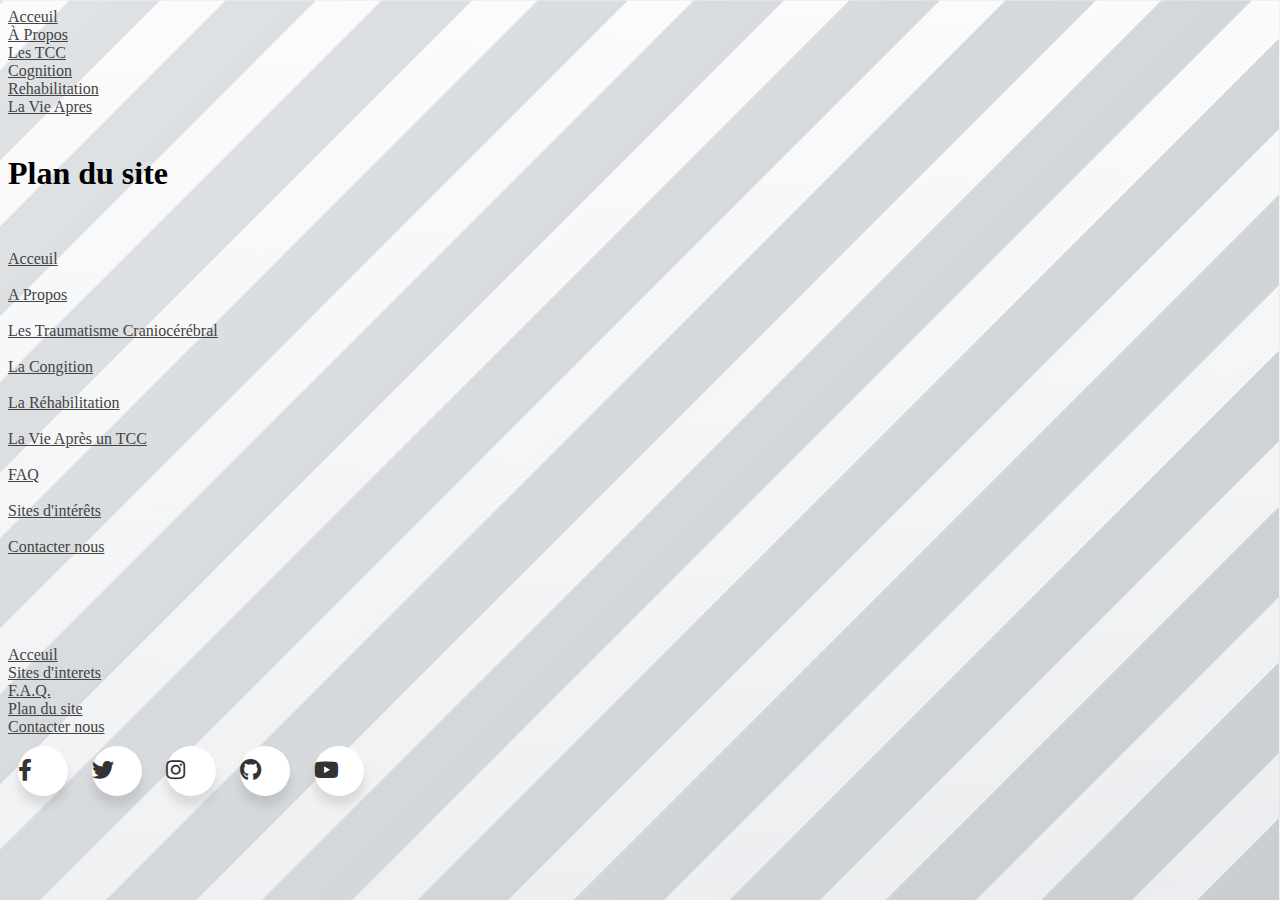
<file: PlanSite.html>
<!DOCTYPE html>
<html lang="en">
    <head>
        <meta charset="UTF-8">
        <meta http-equiv="X-UA-Compatible" content="IE=edge">
        <meta name="viewport" content="width=device-width, initial-scale=1.0">
        <title>Les Traumatisme Cranien/Plan du Site</title>
        <link rel="stylesheet" href="./main.css">
        <link href="https://cdn.jsdelivr.net/npm/bootstrap@5.0.2/dist/css/bootstrap.min.css" rel="stylesheet" integrity="sha384-EVSTQN3/azprG1Anm3QDgpJLIm9Nao0Yz1ztcQTwFspd3yD65VohhpuuCOmLASjC" crossorigin="anonymous">
        <link rel='stylesheet' href='https://cdnjs.cloudflare.com/ajax/libs/font-awesome/5.15.1/css/all.min.css'>

    </head>
    <body>
    
        <header class="container-fluid mt-3">
            <ul class="nav nav-pills">
                <li class="nav-item"><a class="nav-link" href="index.html">Acceuil</a></li>
                <li class="nav-item"><a class="nav-link" href="Apropos.html">À Propos</a></li>
                <li class="nav-item"><a class="nav-link" href="LesTcc.html">Les TCC</a></li>
                <li class="nav-item"><a class="nav-link" href="Cognition.html">Cognition</a></li>
                <li class="nav-item"><a class="nav-link" href="Rehabilitation.html">Rehabilitation</a></li>
                <li class="nav-item"><a class="nav-link" href="LaVieApres.html">La Vie Apres</a></li>
            </ul>
        </header>

        <div class="container align-items-center">
           <br>
            <h1>Plan du site</h1>
           <br>
            <br> 
              <a href="index.html">Acceuil</a>
             <br>
             <br>
          <a href="Apropos.html">A Propos</a>
          <br>
          <br>
          <a href="LesTcc.html">Les Traumatisme Craniocérébral</a>
         <br>
         <br>
          <a href="Cognition.html">La Congition</a>
          <br>
          <br>
          <a href="Rehabilitation.html">La Réhabilitation</a>
          <br>
          <br>
          <a href="LaVieApres.html">La Vie Après un TCC</a>
          <br>
          <br>
          <a href="FAQ.html">FAQ</a>
          <br>
          <br>
          <a href="SiteInteret.html">Sites d'intérêts</a>
          <br>
          <br>
          <a href="Contact.html">Contacter nous</a>
          <br>
          <br>
          <br>
          <br>
          <br>
          <br>



        </div>
       
       
     
    


        <footer>
            <ul class="nav">
                <li class="nav-item"><a class="nav-link" href="index.html">Acceuil</a></li>
                <li class="nav-item"><a class="nav-link" href="SiteInteret.html">Sites d'interets</a></li>
                <li class="nav-item"><a class="nav-link" href="FAQ.html">F.A.Q.</a></li>
                <li class="nav-item"><a class="nav-link active" href="#">Plan du site</a></li>
                <li class="nav-item"><a class="nav-link" href="Contact.html">Contacter nous</a></li>
            </ul>
            <div class="wrapper">
              <a href="https://facebook.com" class="icon facebook">
                <div class="tooltip">Facebook</div>
                <span><i class="fab fa-facebook-f"></i></span>
              </a>
              <a href="https://twitter.com" class="icon twitter">
                <div class="tooltip">Twitter</div>
                <span><i class="fab fa-twitter"></i></span>
              </a>
              <a href="https://iinstagram.com" class="icon instagram">
                <div class="tooltip">Instagram</div>
                <span><i class="fab fa-instagram"></i></span>
              </a>
              <a href="https://github.com" class="icon github">
                <div class="tooltip">Github</div>
                <span><i class="fab fa-github"></i></span>
              </a>
              <a href="https://youtube.com" class="icon youtube">
                <div class="tooltip">Youtube</div>
                <span><i class="fab fa-youtube"></i></span>
              </a>
            </div>
        </footer>

    </body>
</html>
</file>
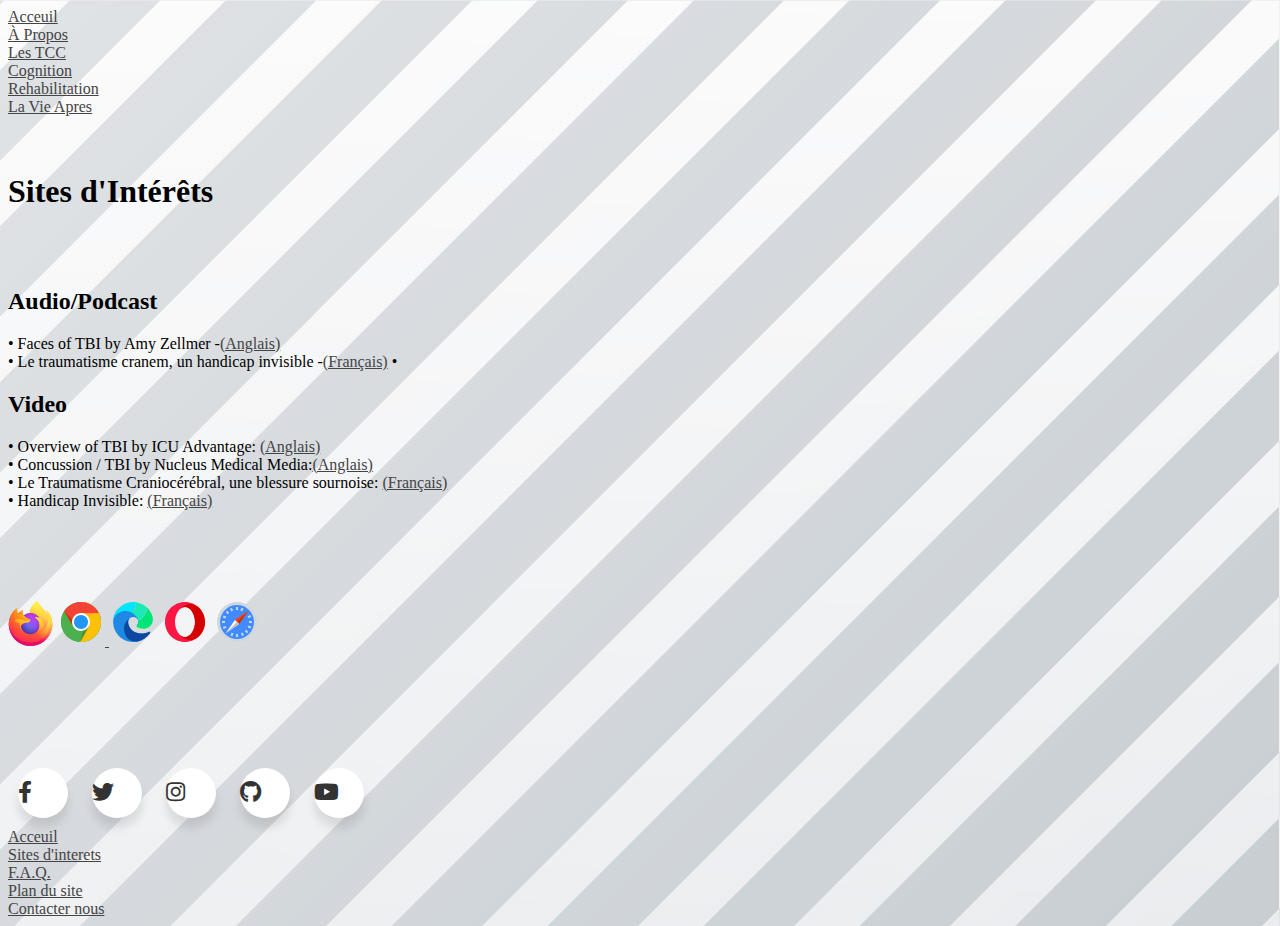
<file: SiteInteret.html>
<!DOCTYPE html>
<html lang="fr">
    <head>
        <meta charset="UTF-8">
        <meta http-equiv="X-UA-Compatible" content="IE=edge">
        <meta name="viewport" content="width=device-width, initial-scale=1.0">
        <title>Site d'interet</title>
        <link rel="stylesheet" href="./main.css">
        <link href="https://cdn.jsdelivr.net/npm/bootstrap@5.0.2/dist/css/bootstrap.min.css" rel="stylesheet" integrity="sha384-EVSTQN3/azprG1Anm3QDgpJLIm9Nao0Yz1ztcQTwFspd3yD65VohhpuuCOmLASjC" crossorigin="anonymous">
        <link rel='stylesheet' href='https://cdnjs.cloudflare.com/ajax/libs/font-awesome/5.15.1/css/all.min.css'>

    </head>
    <body>
    
        <header class="container-fluid mt-3">
            <ul class="nav nav-pills">
                <li class="nav-item"><a class="nav-link" href="index.html">Acceuil</a></li>
                <li class="nav-item"><a class="nav-link" href="Apropos.html">À Propos</a></li>
                <li class="nav-item"><a class="nav-link" href="LesTcc.html">Les TCC</a></li>
                <li class="nav-item"><a class="nav-link" href="Cognition.html">Cognition</a></li>
                <li class="nav-item"><a class="nav-link" href="Rehabilitation.html">Rehabilitation</a></li>
                <li class="nav-item"><a class="nav-link" href="LaVieApres.html">La Vie Apres</a></li>
            </ul>
        </header>
    
        <div class="container align-items-center">
          <br>
          <br>
        
          <h1>
            Sites d'Intérêts
          </h1>
            <br>
            <br>
      <h2>Audio/Podcast</h2>
      <p>
        •	Faces of TBI by Amy Zellmer -<a href="https://castbox.fm/channel/Faces-of-TBI-id279399?utm_source=website&utm_medium=dlink&utm_campaign=web_share&utm_content=Faces%20of%20TBI-CastBox_FM" >(Anglais)</a> <br>
        • Le traumatisme cranem, un handicap invisible -<a href="https://www.franceinter.fr/emissions/la-tete-au-carre/la-tete-au-carre-10-mars-2015">(Français)</a>
        •
      </p>
      <h2>Video</h2>   
      <p>
        •	Overview of TBI by ICU Advantage: <a href="https://youtu.be/i7GidKRUzrY" >(Anglais)</a> <br>
        •	Concussion / TBI by Nucleus Medical Media:<a href="https://youtu.be/55u5Ivx31og">(Anglais)</a> <br>
        •   Le Traumatisme Craniocérébral, une blessure sournoise: <a href="https://youtu.be/kCaTdRNnHC4">(Français)</a><br>
        •  Handicap Invisible: <a href="https://youtu.be/jflf7wKU1w4">(Français)</a>

      </p>

      <br>
      <br>
      <br>
      <br>

      <div>
        <!-- <img src="./images/Firefox_logo,_2019.svg"  alt="FireFox"> -->
        <a href="https://www.mozilla.org/en-CA/firefox/new/" alt="FireFox"><img src="./images/Firefox_logo,_2019.svg" height="45" width="45"></a>
        <!-- <img src="./images/icons8-chrome.svg" alt="Chrome"> -->
        <a href="https://www.google.com/intl/en_us/chrome/" alt="Chrome"><img src="./images/icons8-chrome.svg"</a>
        <!-- <img src="./images/icons8-microsoft-edge.svg" alt="Edge"> -->
        <a href="https://www.microsoft.com/en-us/edge" alt="Edge"><img src="./images/icons8-microsoft-edge.svg"></a>
        <!-- <img src="./images/icons8-opera.svg" alt="Opera"  > -->
        <a href="https://www.opera.com/fr/download" alt="Opéra"><img src="./images/icons8-opera.svg" alt=""></a>
        <!-- <img src="./images/icons8-safari.svg" alt="Safari" <a href="https://https://www.apple.com/safari/" > -->
          <a href="https://www.apple.com/ca/safari/" alt="Google"><img src="./images/icons8-safari.svg" alt=""></a>
      </div>
        </div>
        <br>
        <br>
        <br>
        <br>
        <br>
        <br>
       
        <footer>
                      <div class="wrapper">
                <a href="https://facebook.com" class="icon facebook">
                  <div class="tooltip">Facebook</div>
                  <span><i class="fab fa-facebook-f"></i></span>
                </a>
                <a href="https://twitter.com" class="icon twitter">
                  <div class="tooltip">Twitter</div>
                  <span><i class="fab fa-twitter"></i></span>
                </a>
                <a href="https://iinstagram.com" class="icon instagram">
                  <div class="tooltip">Instagram</div>
                  <span><i class="fab fa-instagram"></i></span>
                </a>
                <a href="https://github.com" class="icon github">
                  <div class="tooltip">Github</div>
                  <span><i class="fab fa-github"></i></span>
                </a>
                <a href="https://youtube.com" class="icon youtube">
                  <div class="tooltip">Youtube</div>
                  <span><i class="fab fa-youtube"></i></span>
                </a>
              </div>
            <div class="navbartest footer fixed-bottom">
              <ul class="nav" >
                <li class="nav-item"><a class="nav-link" href="index.html">Acceuil</a></li>
                <li class="nav-item"><a class="nav-link active" href="#">Sites d'interets</a></li>
                <li class="nav-item"><a class="nav-link" href="FAQ.html">F.A.Q.</a></li>
                <li class="nav-item"><a class="nav-link" href="PlanSite.html">Plan du site</a></li>
                <li class="nav-item"><a class="nav-link" href="Contact.html">Contacter nous</a></li>
              </ul>
            </div>
        </footer>

    </body>
</html>
</file>
<file: main.css>
@import url('https://fonts.googleapis.com/css2?family=Roboto:wght@300&display=swap');

    body {
        background-image: url("./images/background.jpg") ;
        background-repeat: no-repeat;
        background-position: right top;
        background-attachment: fixed;
      }
      
    

.navbar {
    background: white;
    padding: 1em;

    logo {
        text-decoration: ;
        font-weight: bold;
        color: red;
        font-size: 1.2em;
    }
    nav {
        display: none;
    }
    .container {
        display: flex;
        place-content: space-between;
    }
    .menu-mob{
        cursor: pointer;
    }
}

a {
    color: #444;
}
ul {
    list-style-type: none;
    margin: 0;
    padding: 0;
}
section {
    padding: 5em 2em;
}
.hero {
    text-align: center;
}
.col-gauche {
    .subhead{
        text-transform: uppercase;
        font-weight: bold;
        color: grey;
        letter-spacing: .3em;
    }
    h1 {
        font-size: 2.5em;
        line-height: 1.3em;
        margin-top: .2em;
    }
    .principal-cta{
        background: red;
        color: white;
        text-decoration: none;
        padding: .6em 1.3em;
        font-size: 1.4em;
        border-radius: 5em;
        font-weight: bold;
        display: inline-block;
    }
    ,regarde-video-cta {
        display: block;
        margin-top: 1em;
        
        img {
            margin-right: .5em;
        }
    }
}
.wrapper .icon{
    position: relative;
    background-color: #ffffff;
    border-radius: 50%;
    margin: 10px;
    width: 50px;
    height: 50px;
    line-height: 50px;
    font-size: 22px;
    display: inline-block;
    align-items: center;
    box-shadow: 0 10px 10px rgba(0, 0, 0, 0.1);
    cursor: pointer;
    transition: all 0.2s cubic-bezier(0.68, -0.55, 0.265, 1.55);
    color: #333;
    text-decoration: none;
  }
  .wrapper .tooltip {
    position: absolute;
    top: 0;
    line-height: 1.5;
    font-size: 14px;
    background-color: #ffffff;
    color: #ffffff;
    padding: 5px 8px;
    border-radius: 5px;
    box-shadow: 0 10px 10px rgba(0, 0, 0, 0.1);
    opacity: 0;
    pointer-events: none;
    transition: all 0.3s cubic-bezier(0.68, -0.55, 0.265, 1.55);
  }
  .wrapper .tooltip::before {
    position: absolute;
    content: "";
    height: 8px;
    width: 8px;
    background-color: #ffffff;
    bottom: -3px;
    left: 50%;
    transform: translate(-50%) rotate(45deg);
    transition: all 0.3s cubic-bezier(0.68, -0.55, 0.265, 1.55);
  }
  .wrapper .icon:hover .tooltip {
    top: -45px;
    opacity: 1;
    visibility: visible;
    pointer-events: auto;
  }
  .wrapper .icon:hover span,
  .wrapper .icon:hover .tooltip {
    text-shadow: 0px -1px 0px rgba(0, 0, 0, 0.1);
  }
  .wrapper .facebook:hover,
  .wrapper .facebook:hover .tooltip,
  .wrapper .facebook:hover .tooltip::before {
    background-color: #3b5999;
    color: #ffffff;
  }
  .wrapper .twitter:hover,
  .wrapper .twitter:hover .tooltip,
  .wrapper .twitter:hover .tooltip::before {
    background-color: #46c1f6;
    color: #ffffff;
  }
  .wrapper .instagram:hover,
  .wrapper .instagram:hover .tooltip,
  .wrapper .instagram:hover .tooltip::before {
    background-color: #e1306c;
    color: #ffffff;
  }
  .wrapper .github:hover,
  .wrapper .github:hover .tooltip,
  .wrapper .github:hover .tooltip::before {
    background-color: #333333;
    color: #ffffff;
  }
  .wrapper .youtube:hover,
  .wrapper .youtube:hover .tooltip,
  .wrapper .youtube:hover .tooltip::before {
    background-color: #de463b;
    color: #ffffff;
  }
</file>
